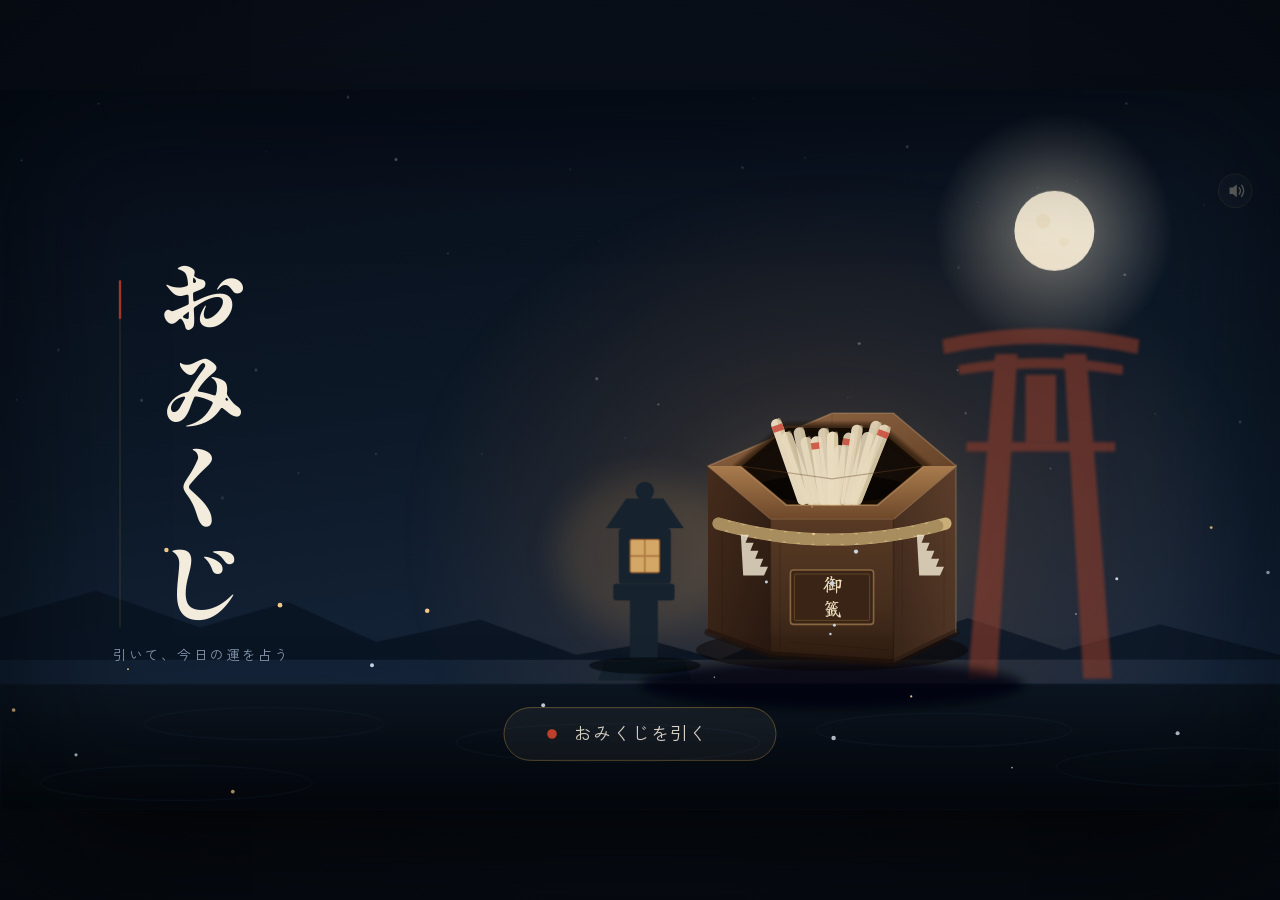
<file: robosys2026_homework/omikuji/Omikuji.html>
<!DOCTYPE html>
<html lang="ja">
<head>
<meta charset="utf-8">
<meta name="viewport" content="width=device-width,initial-scale=1">
<title>おみくじ — OMIKUJI</title>
<link rel="preconnect" href="https://fonts.googleapis.com">
<link rel="preconnect" href="https://fonts.gstatic.com" crossorigin>
<link href="https://fonts.googleapis.com/css2?family=Shippori+Mincho+B1:wght@400;700;800&family=Yuji+Syuku&family=Zen+Kaku+Gothic+New:wght@400;500;700&display=swap" rel="stylesheet">
<style>
  :root{
    --ai:#0B1420;        /* 藍夜 */
    --gunjo:#16263C;     /* 群青 */
    --shu:#C8402F;       /* 朱 */
    --kin:#C9A24B;       /* 金 */
    --washi:#F3ECDD;     /* 生成 */
    --sumi:#16151A;      /* 墨 */
  }
  *{box-sizing:border-box}
  html,body{height:100%}
  body{
    margin:0;
    background:radial-gradient(120% 120% at 50% 40%, #0A1220 0%, #05080D 70%, #020407 100%);
    display:grid;place-items:center;
    overflow:hidden;
    font-family:'Zen Kaku Gothic New',system-ui,sans-serif;
    -webkit-font-smoothing:antialiased;
  }
  .stage{
    position:relative;
    width:min(100vw, calc(100vh * 16 / 9));
    aspect-ratio:16/9;
    cursor:pointer;
    outline:none;
    -webkit-tap-highlight-color:transparent;
    box-shadow:0 60px 140px -40px rgba(0,0,0,.9);
    user-select:none;
  }
  .stage::after{ /* 内側ビネット */
    content:"";position:absolute;inset:0;pointer-events:none;
    box-shadow:inset 0 0 120px 30px rgba(2,5,10,.55);
  }
  .stage:focus-visible{outline:2px solid rgba(201,162,75,.85);outline-offset:-2px}
  svg{display:block;width:100%;height:100%}

  /* ---------- 題字 ---------- */
  .title-ch{font-family:'Shippori Mincho B1',serif;font-weight:800;fill:var(--washi);letter-spacing:0}
  .title-sub{font-family:'Zen Kaku Gothic New',sans-serif;fill:#8497AE;letter-spacing:.16em;font-size:17px}
  .side-label{font-family:'Zen Kaku Gothic New',sans-serif;fill:#5E7189;letter-spacing:.5em;font-size:12px}

  /* ---------- 箱のシェイク ---------- */
  #box{transform-box:view-box;transform-origin:1040px 740px;will-change:transform}
  .stage.shaking #box{animation:shake 1.05s cubic-bezier(.36,.07,.19,.97) both}
  @keyframes shake{
    0%{transform:translate(0,0) rotate(0deg)}
    7%{transform:translate(-9px,-3px) rotate(-2.2deg)}
    14%{transform:translate(11px,1px) rotate(2.4deg)}
    21%{transform:translate(-13px,-1px) rotate(-2.6deg)}
    29%{transform:translate(13px,-3px) rotate(2.7deg)}
    37%{transform:translate(-10px,2px) rotate(-2.1deg)}
    45%{transform:translate(11px,-1px) rotate(2.2deg)}
    53%{transform:translate(-8px,0) rotate(-1.6deg)}
    62%{transform:translate(8px,-1px) rotate(1.7deg)}
    71%{transform:translate(-5px,1px) rotate(-1deg)}
    80%{transform:translate(5px,0) rotate(.9deg)}
    89%{transform:translate(-2px,0) rotate(-.4deg)}
    100%{transform:translate(0,0) rotate(0deg)}
  }
  #sticks{transform-box:view-box;transform-origin:1040px 505px}
  .stage.shaking #sticks{animation:rattle .09s steps(2,end) infinite alternate}
  @keyframes rattle{
    from{transform:translate(0,0) rotate(-.8deg)}
    to{transform:translate(0,-7px) rotate(.9deg)}
  }

  /* ---------- 穴から出る籤の先 ---------- */
  #slipTip{opacity:0;transform:translateY(40px);transition:transform .34s cubic-bezier(.2,1.5,.35,1),opacity .18s ease}
  .stage.tipping #slipTip{opacity:1;transform:translateY(-58px)}

  /* ---------- 灯り ---------- */
  #lanternGlow{animation:flicker 5.5s ease-in-out infinite}
  @keyframes flicker{
    0%,100%{opacity:.85;transform:scale(1)}
    22%{opacity:.68;transform:scale(.96)}
    47%{opacity:.95;transform:scale(1.03)}
    71%{opacity:.74;transform:scale(.98)}
  }
  #toriiGlow{animation:flicker 7.2s ease-in-out infinite reverse}

  /* ---------- 塵 ---------- */
  .dust{animation:drift linear infinite}
  @keyframes drift{
    0%{transform:translate(0,0);opacity:0}
    15%{opacity:.9}
    85%{opacity:.7}
    100%{transform:translate(var(--dx,10px),-120px);opacity:0}
  }

  /* ---------- 暗転 ---------- */
  #dimmer{transition:opacity .55s ease}
  .stage.revealed #dimmer{opacity:.52}

  /* ---------- 紙 ---------- */
  #paper{
    opacity:0;
    transform-box:view-box;
    transform-origin:790px 455px;
    transform:translate(250px,28px) scale(.05) rotate(7deg);
    transition:transform .6s cubic-bezier(.5,0,.75,0), opacity .3s ease;
    will-change:transform,opacity;
  }
  .stage.revealed #paper{opacity:1;animation:fly .98s cubic-bezier(.18,.9,.28,1) both}
  @keyframes fly{
    0%{transform:translate(250px,28px) scale(.05) rotate(8deg);opacity:0}
    16%{opacity:1}
    42%{transform:translate(162px,-104px) scale(.30) rotate(-5deg)}
    68%{transform:translate(46px,-28px) scale(.84) rotate(2deg)}
    86%{transform:translate(-6px,4px) scale(1.015) rotate(-.4deg)}
    100%{transform:translate(0,0) scale(1) rotate(0deg);opacity:1}
  }
  .ri{
    opacity:0;transform:translateY(14px);transform-box:fill-box;transform-origin:center;
    transition:opacity .45s ease,transform .6s cubic-bezier(.16,1,.3,1);
    transition-delay:0s;
  }
  .stage.revealed .ri{opacity:1;transform:none;transition-delay:var(--d,.95s)}
  #pStamp{transform-box:fill-box;transform-origin:center;transform:scale(1.35) rotate(-8deg);opacity:0;
    transition:transform .5s cubic-bezier(.2,1.6,.3,1),opacity .3s ease}
  .stage.revealed #pStamp{transform:scale(1) rotate(-3deg);opacity:1;transition-delay:1.5s}

  /* ---------- CTA ---------- */
  #cta{cursor:pointer}
  #ctaDot{animation:blink 2.6s ease-in-out infinite}
  @keyframes blink{0%,100%{opacity:1}50%{opacity:.25}}
  #ctaText{font-family:'Zen Kaku Gothic New',sans-serif;font-size:22px;fill:var(--washi);letter-spacing:.06em}

  /* ---------- 音声トグル ---------- */
  #mute{cursor:pointer;opacity:.5;transition:opacity .2s ease}
  #mute:hover{opacity:.9}
  .muted #muteWave{opacity:0}

  @media (prefers-reduced-motion: reduce){
    .stage.shaking #box{animation-duration:.4s}
    .stage.shaking #sticks{animation:none}
    #lanternGlow{animation:none}
  }
</style>
</head>
<body>
<div class="stage" id="stage" role="button" tabindex="0" aria-label="おみくじ箱。押すと箱が揺れて御神籤が出てきます。">
  <span style="position:absolute;width:1px;height:1px;overflow:hidden;clip:rect(0 0 0 0)">おみくじを引く</span>

  <svg id="scene" viewBox="0 0 1600 900" preserveAspectRatio="xMidYMid meet" aria-hidden="true">
    <defs>
      <linearGradient id="gSky" x1="0" y1="0" x2="0.25" y2="1">
        <stop offset="0" stop-color="#070D18"/>
        <stop offset=".52" stop-color="#0D1928"/>
        <stop offset="1" stop-color="#17283F"/>
      </linearGradient>
      <radialGradient id="gGlow" cx=".5" cy=".5" r=".5">
        <stop offset="0" stop-color="#F0B565" stop-opacity=".30"/>
        <stop offset=".42" stop-color="#D2884A" stop-opacity=".13"/>
        <stop offset="1" stop-color="#C97B3C" stop-opacity="0"/>
      </radialGradient>
      <radialGradient id="gMoon" cx=".5" cy=".5" r=".5">
        <stop offset="0" stop-color="#F7EBD2" stop-opacity=".45"/>
        <stop offset="1" stop-color="#F7EBD2" stop-opacity="0"/>
      </radialGradient>
      <linearGradient id="gWoodTop" x1=".2" y1="0" x2=".8" y2="1">
        <stop offset="0" stop-color="#8E6544"/>
        <stop offset=".55" stop-color="#704B2E"/>
        <stop offset="1" stop-color="#573820"/>
      </linearGradient>
      <linearGradient id="gLip" x1="0" y1="0" x2="0" y2="1">
        <stop offset="0" stop-color="#A97C4E"/>
        <stop offset="1" stop-color="#6E482A"/>
      </linearGradient>
      <linearGradient id="gWoodC" x1="0" y1="0" x2="0" y2="1">
        <stop offset="0" stop-color="#64422A"/>
        <stop offset=".62" stop-color="#4E3320"/>
        <stop offset="1" stop-color="#331F13"/>
      </linearGradient>
      <linearGradient id="gWoodL" x1="0" y1="0" x2="1" y2="1">
        <stop offset="0" stop-color="#452C1C"/>
        <stop offset="1" stop-color="#281810"/>
      </linearGradient>
      <linearGradient id="gWoodR" x1="1" y1="0" x2="0" y2="1">
        <stop offset="0" stop-color="#553726"/>
        <stop offset="1" stop-color="#2E1D13"/>
      </linearGradient>
      <linearGradient id="gPaper" x1="0" y1="0" x2=".25" y2="1">
        <stop offset="0" stop-color="#FDF8EC"/>
        <stop offset=".5" stop-color="#F4EBD7"/>
        <stop offset="1" stop-color="#E5D7BB"/>
      </linearGradient>
      <linearGradient id="gGround" x1="0" y1="0" x2="0" y2="1">
        <stop offset="0" stop-color="#0C1622"/>
        <stop offset="1" stop-color="#05090E"/>
      </linearGradient>
      <filter id="fBlur18" x="-40%" y="-40%" width="180%" height="180%"><feGaussianBlur stdDeviation="18"/></filter>
      <filter id="fBlur6" x="-40%" y="-40%" width="180%" height="180%"><feGaussianBlur stdDeviation="6"/></filter>
      <filter id="fBlur2" x="-40%" y="-40%" width="180%" height="180%"><feGaussianBlur stdDeviation="2"/></filter>
      <filter id="fPaper" x="-30%" y="-30%" width="160%" height="160%">
        <feDropShadow dx="0" dy="18" stdDeviation="20" flood-color="#000" flood-opacity=".55"/>
      </filter>
    </defs>

    <!-- ===== 空 ===== -->
    <rect width="1600" height="900" fill="url(#gSky)"/>
    <g id="stars" opacity=".55"></g>

    <!-- 月 -->
    <circle cx="1318" cy="176" r="150" fill="url(#gMoon)"/>
    <circle cx="1318" cy="176" r="50" fill="#F6ECD6" opacity=".94"/>
    <circle cx="1304" cy="164" r="9" fill="#E4D4B0" opacity=".45"/>
    <circle cx="1330" cy="190" r="6" fill="#E4D4B0" opacity=".3"/>

    <!-- 灯りの照り返し -->
    <ellipse cx="1040" cy="560" rx="540" ry="460" fill="url(#gGlow)"/>

    <!-- ===== 遠景の山 ===== -->
    <path d="M0,712 L0,660 L120,626 L250,672 L360,640 L470,690 L600,662 L720,706 L820,690 L900,712 Z" fill="#0A1523" opacity=".9"/>
    <path d="M900,712 L980,676 L1090,700 L1210,660 L1330,700 L1450,668 L1600,706 L1600,712 Z" fill="#0A1523" opacity=".75"/>

    <!-- ===== 鳥居 ===== -->
    <g id="torii" fill="#8A3A2A" opacity=".62" filter="url(#fBlur2)">
      <path d="M1210,736 L1246,736 L1272,330 L1244,330 Z"/>
      <path d="M1354,736 L1390,736 L1358,330 L1330,330 Z"/>
      <path d="M1178,312 Q1300,284 1424,312 L1422,330 Q1300,304 1180,330 Z"/>
      <path d="M1198,344 Q1300,326 1404,344 L1403,356 Q1300,340 1199,356 Z"/>
      <path d="M1208,440 L1394,440 L1394,452 L1208,452 Z"/>
      <path d="M1282,356 L1320,356 L1320,440 L1282,440 Z"/>
    </g>

    <!-- ===== 石灯籠 ===== -->
    <g id="lantern" transform="translate(806,724) scale(1.16) translate(-806,-724)">
      <ellipse id="lanternGlow" cx="806" cy="600" rx="96" ry="86" fill="#F0B45E" opacity=".13" filter="url(#fBlur18)"/>
      <g fill="#16232F">
        <path d="M756,736 L856,736 L850,716 L762,716 Z"/>
        <rect x="790" y="648" width="30" height="70"/>
        <rect x="772" y="632" width="66" height="18" rx="3"/>
        <rect x="778" y="572" width="56" height="60" rx="4"/>
        <path d="M764,572 L848,572 L826,540 L786,540 Z"/>
        <circle cx="806" cy="532" r="10"/>
      </g>
      <rect x="790" y="584" width="32" height="36" rx="2" fill="#F5C070" opacity=".85"/>
      <rect x="790" y="584" width="32" height="36" rx="2" fill="none" stroke="#8C4B22" stroke-width="2" opacity=".5"/>
      <path d="M806,584 L806,620 M790,602 L822,602" stroke="#8C4B22" stroke-width="2" opacity=".45"/>
      <ellipse cx="806" cy="720" rx="60" ry="9" fill="#03070B" opacity=".6"/>
    </g>

    <!-- ===== 地面 ===== -->
    <path d="M0,742 L1600,742 L1600,900 L0,900 Z" fill="url(#gGround)"/>
    <g stroke="#1B2B3C" fill="none" opacity=".55">
      <path d="M0,742 L1600,742" stroke-width="1.5"/>
      <ellipse cx="330" cy="792" rx="150" ry="20"/>
      <ellipse cx="760" cy="816" rx="190" ry="24"/>
      <ellipse cx="1180" cy="800" rx="160" ry="21"/>
      <ellipse cx="1500" cy="846" rx="180" ry="24"/>
      <ellipse cx="220" cy="866" rx="170" ry="22"/>
    </g>
    <ellipse cx="1040" cy="744" rx="240" ry="30" fill="#02050A" opacity=".75" filter="url(#fBlur6)"/>

    <!-- ===== 御神籤箱 ===== -->
    <g id="box">
      <!-- 奥の影 -->
      <ellipse cx="1040" cy="700" rx="170" ry="26" fill="#0A0503" opacity=".5"/>

      <!-- 側面 -->
      <path d="M885,470 L963,536 L963,706 L885,678 Z" fill="url(#gWoodL)"/>
      <path d="M963,536 L1117,536 L1117,716 L963,706 Z" fill="url(#gWoodC)"/>
      <path d="M1117,536 L1195,470 L1195,678 L1117,716 Z" fill="url(#gWoodR)"/>
      <path d="M963,536 L963,706 M1117,536 L1117,716" stroke="#2A1A12" stroke-opacity=".5" stroke-width="2" fill="none"/>
      <path d="M885,678 L963,706 L1117,716 L1195,678" stroke="#1E120B" stroke-width="9" fill="none" stroke-linecap="round" opacity=".6"/>

      <!-- 木目 -->
      <g stroke="#241509" stroke-width="1.2" opacity=".28" fill="none">
        <path d="M975,548 L975,700"/><path d="M1128,548 L1128,704"/>
        <path d="M903,540 L903,682"/><path d="M1180,530 L1180,672"/>
        <path d="M985,690 L1112,700"/>
      </g>
      <path d="M1117,536 L1195,470 L1195,678 L1117,716 Z" fill="#F2C889" opacity=".05"/>
      <path d="M1117,536 L1195,470 L1195,678" fill="none" stroke="#F0C48B" stroke-opacity=".16" stroke-width="2.5"/>
      <path d="M963,536 L1117,536 L1117,716 L963,706 Z" fill="#000" opacity=".12"/>

      <!-- 天板 -->
      <path d="M1040,404 L1117,404 L1195,470 L1117,536 L963,536 L885,470 Z" fill="url(#gWoodTop)"/>
      <path d="M1040,404 L1117,404 L1195,470 L1117,536 L963,536 L885,470 Z" fill="none" stroke="#CEA173" stroke-opacity=".4" stroke-width="2"/>
      <path d="M1040,404 L1040,470 M1040,470 L963,536 M1040,470 L1117,536" stroke="#6B4629" stroke-width="1.6" opacity=".35"/>

      <!-- 差し込み口 -->
      <path d="M1097,421 L1155,470 L1097,519 L983,519 L925,470 L983,421 Z" fill="#140C07"/>
      <path d="M1097,421 L1155,470 L1097,519 L983,519 L925,470 L983,421 Z" fill="none" stroke="#150C06" stroke-width="11" opacity=".5" filter="url(#fBlur2)"/>
      <ellipse cx="1040" cy="498" rx="96" ry="17" fill="#000" opacity=".6"/>
      <path d="M1097,421 L1155,470 L1097,519 L983,519 L925,470 L983,421 Z" fill="none" stroke="#412817" stroke-width="3" opacity=".85"/>

      <!-- 籤（JS生成） -->
      <g id="sticks"></g>

      <!-- 穴から出る籤の先 -->
      <g id="slipTip">
        <rect x="1026" y="418" width="28" height="90" rx="2" fill="#F7F0DF"/>
        <rect x="1026" y="418" width="28" height="90" rx="2" fill="none" stroke="#C6B493" stroke-width="1.5"/>
        <rect x="1026" y="418" width="28" height="12" rx="2" fill="#C8402F" opacity=".85"/>
      </g>
      <!-- 穴の手前の縁 -->
      <path d="M885,470 L963,536 L1117,536 L1195,470 L1155,470 L1097,519 L983,519 L925,470 Z" fill="url(#gLip)"/>
      <path d="M1155,470 L1097,519 L983,519 L925,470" fill="none" stroke="#D3A875" stroke-opacity=".5" stroke-width="2"/>
      <path d="M925,470 L1040,486 L1155,470" fill="none" stroke="#6B4629" stroke-opacity=".4" stroke-width="1.5"/>

      <!-- 注連縄 -->
      <path d="M898,542 Q1040,582 1182,542" fill="none" stroke="#C9AE78" stroke-width="15" stroke-linecap="round"/>
      <path d="M898,542 Q1040,582 1182,542" fill="none" stroke="#8E7649" stroke-width="15" stroke-linecap="round" stroke-dasharray="7 11" opacity=".55"/>
      <g fill="#EFE6D0" opacity=".92">
        <path d="M926,556 l10,0 l-4,10 l10,0 l-4,10 l10,0 l-4,10 l10,0 l-4,10 l10,0 l-5,11 l-26,0 Z" opacity=".9"/>
        <path d="M1146,556 l10,0 l-4,10 l10,0 l-4,10 l10,0 l-4,10 l10,0 l-4,10 l10,0 l-5,11 l-26,0 Z" opacity=".9"/>
      </g>

      <!-- 札 -->
      <g>
        <rect x="988" y="600" width="104" height="68" rx="4" fill="#3A2416"/>
        <rect x="988" y="600" width="104" height="68" rx="4" fill="none" stroke="#9C7649" stroke-width="2" opacity=".8"/>
        <rect x="993" y="605" width="94" height="58" rx="2" fill="none" stroke="#C9A24B" stroke-width="1" opacity=".35"/>
        <text x="1040" y="628" text-anchor="middle" font-family="'Yuji Syuku',serif" font-size="24" fill="#EBDCBB">御</text>
        <text x="1040" y="658" text-anchor="middle" font-family="'Yuji Syuku',serif" font-size="24" fill="#EBDCBB">籤</text>
      </g>

    </g>

    <!-- ===== 暗転 ===== -->
    <rect id="dimmer" width="1600" height="900" fill="#04070C" opacity="0"/>

    <!-- ===== 塵 ===== -->
    <g id="dustLayer"></g>

    <!-- ===== 御神籤（紙） ===== -->
    <g id="paper">
      <g transform="rotate(-1.4 790 455)">
        <g filter="url(#fPaper)">
          <rect x="460" y="240" width="660" height="430" rx="3" fill="url(#gPaper)"/>
        </g>
        <!-- 紙の繊維 -->
        <g stroke="#B9A582" stroke-width="1" opacity=".18">
          <path d="M470,300 L1110,296"/>
          <path d="M470,470 L1110,474"/>
          <path d="M470,610 L1110,606"/>
        </g>
        <rect x="474" y="254" width="632" height="402" fill="none" stroke="#C0A06A" stroke-width="1.2" opacity=".5"/>
        <rect x="481" y="261" width="618" height="388" fill="none" stroke="#C0A06A" stroke-width=".8" opacity=".3"/>

        <text class="ri" style="--d:.9s" x="500" y="298" font-family="'Zen Kaku Gothic New',sans-serif" font-size="12" letter-spacing="4" fill="#9B8763">OMIKUJI</text>
        <text class="ri" style="--d:.95s" id="pNo" x="1106" y="298" text-anchor="end" font-family="'Zen Kaku Gothic New',sans-serif" font-size="15" letter-spacing="1.5" fill="#7A6849">第十一番</text>

        <path class="ri" style="--d:1s" d="M962,330 L962,600" stroke="#C9A24B" stroke-width="1" opacity=".45"/>

        <text class="ri" style="--d:1.1s" id="pR1" x="1035" y="408" text-anchor="middle" font-family="'Yuji Syuku',serif" font-size="98" fill="#16151A">大</text>
        <text class="ri" style="--d:1.2s" id="pR2" x="1035" y="512" text-anchor="middle" font-family="'Yuji Syuku',serif" font-size="98" fill="#16151A">吉</text>

        <text class="ri" style="--d:1.05s" id="pLead" x="500" y="358" font-family="'Shippori Mincho B1',serif" font-weight="700" font-size="21" letter-spacing=".6" fill="#2A2620">願いは、声に出した瞬間から動く。</text>

        <g font-family="'Zen Kaku Gothic New',sans-serif">
          <text class="ri" style="--d:1.3s" x="500" y="420" font-size="13" letter-spacing="4" fill="#9A7F4E">願望</text>
          <text class="ri" style="--d:1.36s" id="pWish" x="612" y="421" font-size="21" fill="#1F1C18" letter-spacing=".5">思いがけない形で叶う</text>

          <text class="ri" style="--d:1.44s" x="500" y="476" font-size="13" letter-spacing="4" fill="#9A7F4E">待人</text>
          <text class="ri" style="--d:1.5s" id="pWait" x="612" y="477" font-size="21" fill="#1F1C18" letter-spacing=".5">待つより、こちらから</text>

          <text class="ri" style="--d:1.58s" x="500" y="532" font-size="13" letter-spacing="4" fill="#9A7F4E">旅</text>
          <text class="ri" style="--d:1.64s" id="pTrip" x="612" y="533" font-size="21" fill="#1F1C18" letter-spacing=".5">遠くへ。道中つつがなし</text>
        </g>

        <path class="ri" style="--d:1.68s" d="M500,566 L920,566" stroke="#B9A582" stroke-width="1" opacity=".6"/>

        <g id="pStamp" class="ri" style="--d:1.5s">
          <rect x="500" y="580" width="76" height="76" rx="5" fill="#C43B2A"/>
          <rect x="507" y="587" width="62" height="62" rx="3" fill="none" stroke="#F7EFE0" stroke-width="1.6" opacity=".9"/>
          <text x="538" y="612" text-anchor="middle" font-family="'Yuji Syuku',serif" font-size="24" fill="#FBF4E4">御</text>
          <text x="538" y="640" text-anchor="middle" font-family="'Yuji Syuku',serif" font-size="24" fill="#FBF4E4">籤</text>
        </g>

        <text class="ri" style="--d:1.74s" id="pDate" x="600" y="622" font-family="'Zen Kaku Gothic New',sans-serif" font-size="14" letter-spacing="1.5" fill="#7A6849">引いた日 2026.11.10</text>
        <text class="ri" style="--d:1.8s" x="600" y="644" font-family="'Shippori Mincho B1',serif" font-size="14" letter-spacing="2" fill="#9B8763">— 御神籤 —</text>
      </g>
    </g>

    <!-- ===== CTA ===== -->
    <g id="cta" role="presentation">
      <rect x="630" y="772" width="340" height="66" rx="33" fill="#F3ECDD" fill-opacity=".055" stroke="#C9A24B" stroke-opacity=".45" stroke-width="1.2"/>
      <circle id="ctaDot" cx="690" cy="805" r="6" fill="#D8492F"/>
      <text id="ctaText" x="718" y="813">おみくじを引く</text>
    </g>

    <!-- ===== 題字 ===== -->
    <g id="copy">
      <path d="M150,238 L150,672" stroke="#C9A24B" stroke-opacity=".28" stroke-width="1"/>
      <path d="M150,238 L150,286" stroke="#C8402F" stroke-opacity=".8" stroke-width="3"/>

      <text class="title-ch" x="252" y="300" text-anchor="middle" font-size="112">お</text>
      <text class="title-ch" x="252" y="420" text-anchor="middle" font-size="112">み</text>
      <text class="title-ch" x="252" y="540" text-anchor="middle" font-size="112">く</text>
      <text class="title-ch" x="252" y="660" text-anchor="middle" font-size="112">じ</text>

      <text class="title-sub" x="252" y="712" text-anchor="middle">引いて、今日の運を占う</text>
    </g>

    <!-- ===== 音声トグル ===== -->
    <g id="mute" transform="translate(1544,126)">
      <circle r="21" fill="#F3ECDD" fill-opacity=".05" stroke="#C9A24B" stroke-opacity=".35"/>
      <path d="M-7,-4 L-3,-4 L2,-8 L2,8 L-3,4 L-7,4 Z" fill="#D9CFB8"/>
      <g id="muteWave" stroke="#D9CFB8" stroke-width="1.6" fill="none" stroke-linecap="round">
        <path d="M5,-4 Q8,0 5,4"/>
        <path d="M8,-7 Q13,0 8,7"/>
      </g>
      <path id="muteSlash" d="M-8,-8 L9,9" stroke="#D8492F" stroke-width="2" stroke-linecap="round" opacity="0"/>
    </g>
  </svg>
</div>

<script>
(() => {
  const NS = 'http://www.w3.org/2000/svg';
  const stage = document.getElementById('stage');
  const box = document.getElementById('box');
  const sticksG = document.getElementById('sticks');
  const ctaText = document.getElementById('ctaText');

  /* ---------- 籤の束 ---------- */
  function buildSticks(){
    sticksG.innerHTML = '';
    const n = 13;
    for (let i = 0; i < n; i++){
      const t = i / (n - 1);
      const ang = -22 + t * 44 + (Math.random() * 7 - 3.5);
      const x = 1040 + (t - .5) * 82 + (Math.random() * 7 - 3.5);
      const h = 44 + Math.random() * 52;
      const g = document.createElementNS(NS, 'g');
      g.setAttribute('transform', `translate(${x.toFixed(1)} 494) rotate(${ang.toFixed(1)})`);
      const shade = 0.86 + Math.random() * 0.14;
      const r = document.createElementNS(NS, 'rect');
      r.setAttribute('x', -7); r.setAttribute('y', -h);
      r.setAttribute('width', 14); r.setAttribute('height', h + 26);
      r.setAttribute('rx', 7);
      r.setAttribute('fill', '#E9DBBE');
      r.setAttribute('opacity', shade.toFixed(2));
      g.appendChild(r);
      const edge = document.createElementNS(NS, 'rect');
      edge.setAttribute('x', 2); edge.setAttribute('y', -h);
      edge.setAttribute('width', 5); edge.setAttribute('height', h + 26);
      edge.setAttribute('rx', 3);
      edge.setAttribute('fill', '#C7B48C');
      edge.setAttribute('opacity', '.55');
      g.appendChild(edge);
      if (i % 4 === 0){
        const band = document.createElementNS(NS, 'rect');
        band.setAttribute('x', -7); band.setAttribute('y', -h + 8);
        band.setAttribute('width', 14); band.setAttribute('height', 8);
        band.setAttribute('fill', '#C8402F'); band.setAttribute('opacity', '.8');
        g.appendChild(band);
      }
      sticksG.appendChild(g);
    }
  }

  /* ---------- 星と塵 ---------- */
  function buildSky(){
    const stars = document.getElementById('stars');
    for (let i = 0; i < 44; i++){
      const c = document.createElementNS(NS, 'circle');
      c.setAttribute('cx', (Math.random() * 1600).toFixed(0));
      c.setAttribute('cy', (Math.random() * 520).toFixed(0));
      c.setAttribute('r', (Math.random() * 1.6 + .4).toFixed(2));
      c.setAttribute('fill', '#DCE6F2');
      c.setAttribute('opacity', (Math.random() * .6 + .15).toFixed(2));
      stars.appendChild(c);
    }
    const dust = document.getElementById('dustLayer');
    for (let i = 0; i < 26; i++){
      const c = document.createElementNS(NS, 'circle');
      const size = (Math.random() * 2.2 + .8).toFixed(2);
      c.setAttribute('cx', (Math.random() * 1600).toFixed(0));
      c.setAttribute('cy', (500 + Math.random() * 380).toFixed(0));
      c.setAttribute('r', size);
      c.setAttribute('fill', Math.random() > .55 ? '#F2C889' : '#C8D4E2');
      c.setAttribute('class', 'dust');
      c.style.setProperty('--dx', (Math.random() * 80 - 40).toFixed(0) + 'px');
      c.style.animationDuration = (7 + Math.random() * 9).toFixed(1) + 's';
      c.style.animationDelay = (-Math.random() * 12).toFixed(1) + 's';
      dust.appendChild(c);
    }
  }

  /* ---------- 音 ---------- */
  let ac = null, nb = null, muted = false;
  function ensureAudio(){
    if (!ac){
      try { ac = new (window.AudioContext || window.webkitAudioContext)(); } catch(e){ return; }
      const len = Math.floor(ac.sampleRate * .5);
      nb = ac.createBuffer(1, len, ac.sampleRate);
      const d = nb.getChannelData(0);
      for (let i = 0; i < len; i++) d[i] = Math.random() * 2 - 1;
    }
    if (ac.state === 'suspended') ac.resume();
  }
  function clack(when, vol, freq){
    if (!ac || muted) return;
    const s = ac.createBufferSource(); s.buffer = nb;
    const bp = ac.createBiquadFilter(); bp.type = 'bandpass';
    bp.frequency.value = freq; bp.Q.value = 1.1;
    const g = ac.createGain();
    g.gain.setValueAtTime(0, when);
    g.gain.linearRampToValueAtTime(vol, when + .004);
    g.gain.exponentialRampToValueAtTime(.0008, when + .085);
    s.connect(bp).connect(g).connect(ac.destination);
    s.start(when); s.stop(when + .12);
  }
  const sfx = {
    rattle(){
      ensureAudio(); if (!ac) return;
      const t = ac.currentTime;
      for (let i = 0; i < 17; i++){
        clack(t + i * .052 + Math.random() * .028, .06 + Math.random() * .05, 780 + Math.random() * 900);
      }
    },
    paper(){
      ensureAudio(); if (!ac || muted) return;
      const t = ac.currentTime;
      const s = ac.createBufferSource(); s.buffer = nb;
      const bp = ac.createBiquadFilter(); bp.type = 'bandpass'; bp.Q.value = .8;
      bp.frequency.setValueAtTime(2600, t);
      bp.frequency.exponentialRampToValueAtTime(700, t + .4);
      const g = ac.createGain();
      g.gain.setValueAtTime(.0001, t);
      g.gain.linearRampToValueAtTime(.05, t + .05);
      g.gain.exponentialRampToValueAtTime(.0005, t + .42);
      s.connect(bp).connect(g).connect(ac.destination);
      s.start(t); s.stop(t + .45);
    },
    chime(){
      ensureAudio(); if (!ac || muted) return;
      const t = ac.currentTime;
      [880, 1320, 1760].forEach((f, i) => {
        const o = ac.createOscillator(); o.type = 'sine'; o.frequency.value = f;
        const g = ac.createGain();
        g.gain.setValueAtTime(0, t + i * .06);
        g.gain.linearRampToValueAtTime(.045 / (i + 1), t + i * .06 + .02);
        g.gain.exponentialRampToValueAtTime(.0004, t + i * .06 + 1.4);
        o.connect(g).connect(ac.destination);
        o.start(t + i * .06); o.stop(t + i * .06 + 1.5);
      });
    }
  };

  /* ---------- 御神籤データ ---------- */
  const FORTUNES = [
    {
      rank: '大吉', lead: '願いは、声に出した瞬間から動く。',
      wish: '思いがけない形で叶う', wait: '待つより、こちらから', trip: '遠くへ。道中つつがなし'
    },
    {
      rank: '中吉', lead: '急がずとも、流れはもう来ている。',
      wish: '半歩手前まで来ている', wait: '近いうちに便りあり', trip: '近場なら、なお吉'
    },
    {
      rank: '小吉', lead: '小さな決断が、のちに効いてくる。',
      wish: 'ひとつに絞ると吉', wait: '気を許せる相手と', trip: '日帰りがちょうどいい'
    },
    {
      rank: '吉', lead: '平らかな日。整えることに運がある。',
      wish: '続けていることが力になる', wait: '礼を尽くせば実りあり', trip: '支度を丁寧に'
    },
    {
      rank: '末吉', lead: '今は種をまく時。実りは少し先。',
      wish: '焦らず育てば実る', wait: '時間が味方になる', trip: '延期もまた吉'
    },
    {
      rank: '凶', lead: '止まることも、運のうち。焦らない。',
      wish: 'いったん手を放すと見える', wait: '無理に近づかず', trip: '遠出は控えめに'
    }
  ];

  const $ = id => document.getElementById(id);
  let busy = false, lastIdx = -1;

  function setFortune(f){
    const [a, b] = Array.from(f.rank);
    $('pR1').textContent = a || '';
    $('pR2').textContent = b || '';
    $('pLead').textContent = f.lead;
    $('pWish').textContent = f.wish;
    $('pWait').textContent = f.wait;
    $('pTrip').textContent = f.trip;
    const no = String(Math.floor(Math.random() * 88) + 1).padStart(2, '0');
    $('pNo').textContent = '第' + no + '番';
    const d = new Date();
    $('pDate').textContent = '引いた日 ' + d.getFullYear() + '.' +
      String(d.getMonth() + 1).padStart(2, '0') + '.' + String(d.getDate()).padStart(2, '0');
  }

  const wait = ms => new Promise(r => setTimeout(r, ms));

  async function draw(){
    if (busy) return;
    busy = true;

    let idx;
    do { idx = Math.floor(Math.random() * FORTUNES.length); } while (idx === lastIdx && FORTUNES.length > 1);
    lastIdx = idx;
    const f = FORTUNES[idx];
    setFortune(f);

    stage.classList.remove('revealed', 'tipping');
    stage.classList.add('shaking');
    ctaText.textContent = '…';
    buildSticks();
    sfx.rattle();
    if (navigator.vibrate) { try { navigator.vibrate([18, 40, 22, 60, 18, 40, 30]); } catch(e){} }

    await wait(800);

    stage.classList.add('tipping');
    sfx.paper();
    await wait(300);

    stage.classList.remove('shaking', 'tipping');
    stage.classList.add('revealed');
    sfx.chime();
    spark(790, 455);
    ctaText.textContent = 'もう一度引く';

    await wait(400);
    busy = false;
  }

  function spark(cx, cy){
    for (let i = 0; i < 16; i++){
      const c = document.createElementNS(NS, 'circle');
      c.setAttribute('cx', cx); c.setAttribute('cy', cy);
      c.setAttribute('r', (Math.random() * 3 + 1.4).toFixed(1));
      c.setAttribute('fill', Math.random() > .4 ? '#E8C77E' : '#F3ECDD');
      document.getElementById('dustLayer').appendChild(c);
      const a = Math.random() * Math.PI * 2;
      const dist = 70 + Math.random() * 230;
      c.animate([
        { transform: 'translate(0,0) scale(1)', opacity: 1 },
        { transform: `translate(${Math.cos(a) * dist}px, ${Math.sin(a) * dist - 40}px) scale(.2)`, opacity: 0 }
      ], { duration: 900 + Math.random() * 700, easing: 'cubic-bezier(.15,.7,.3,1)' })
       .onfinish = () => c.remove();
    }
  }

  stage.addEventListener('click', e => {
    if (e.target.closest('#mute')) return;
    ensureAudio();
    draw();
  });
  stage.addEventListener('keydown', e => {
    if (e.key === 'Enter' || e.key === ' '){ e.preventDefault(); ensureAudio(); draw(); }
  });

  const mute = document.getElementById('mute');
  mute.addEventListener('click', e => {
    e.stopPropagation();
    muted = !muted;
    stage.classList.toggle('muted', muted);
    document.getElementById('muteSlash').setAttribute('opacity', muted ? '1' : '0');
    if (!muted){ ensureAudio(); sfx.chime(); }
  });

  /* ---------- 初期化 ---------- */
  buildSky();
  buildSticks();

  // 確認用: ?preview=result&i=0
  const q = new URLSearchParams(location.search);
  if (q.get('preview') === 'result'){
    document.documentElement.style.setProperty('--noanim', '1');
    const st = document.createElement('style');
    st.textContent = '*{transition-duration:0s !important;transition-delay:0s !important;animation-duration:0s !important;animation-delay:0s !important}';
    document.head.appendChild(st);
    setFortune(FORTUNES[Number(q.get('i') || 0) % FORTUNES.length]);
    stage.classList.add('revealed');
    ctaText.textContent = 'もう一度引く';
  }
})();
</script>
</body>
</html>
</file>
